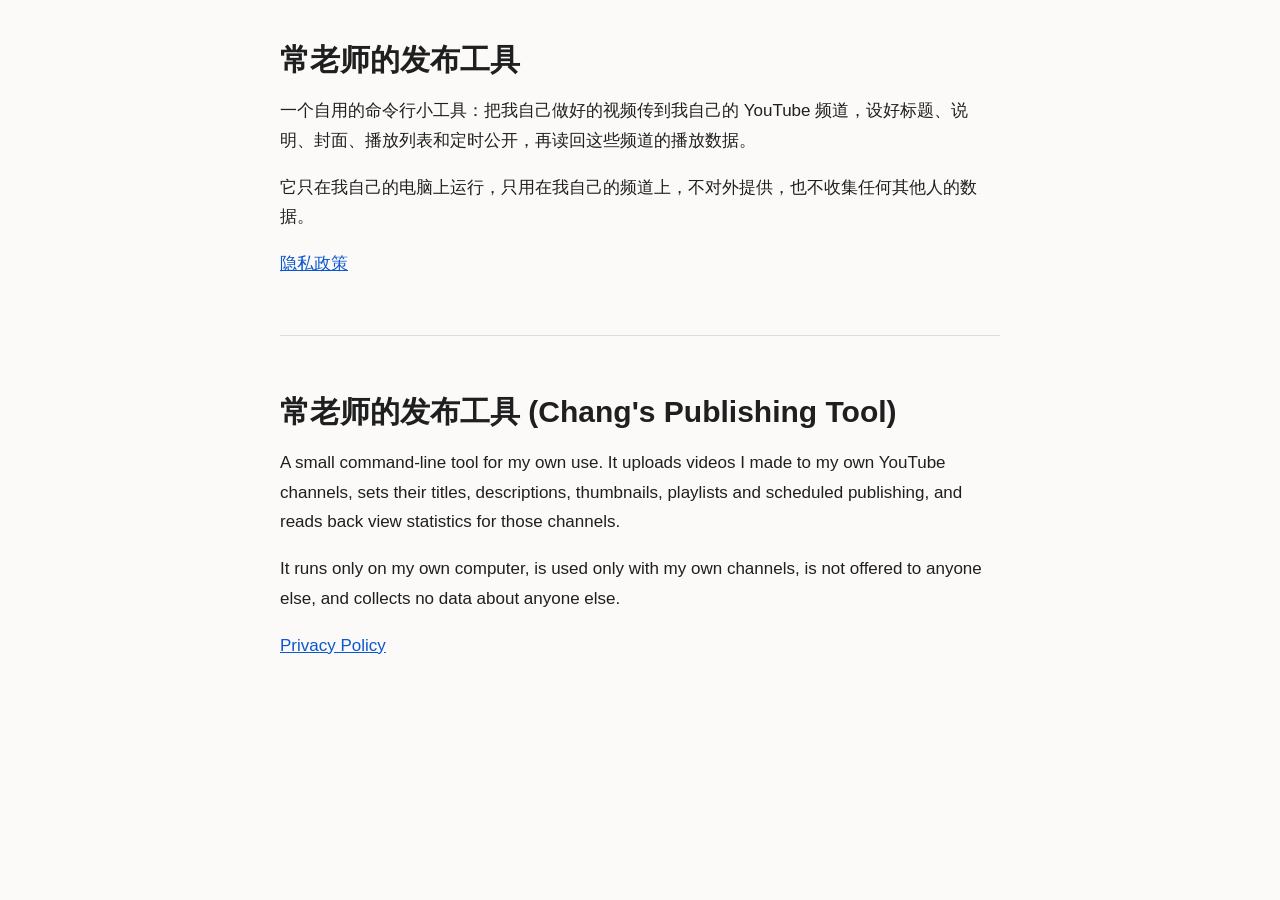
<file: index.html>
<!doctype html>
<html lang="zh-CN">
<head>
<meta charset="utf-8">
<meta name="viewport" content="width=device-width, initial-scale=1">
<title>常老师的发布工具</title>
<link rel="stylesheet" href="style.css">
</head>
<body>
<main>
<h1>常老师的发布工具</h1>
<p>一个自用的命令行小工具：把我自己做好的视频传到我自己的 YouTube 频道，设好标题、说明、封面、播放列表和定时公开，再读回这些频道的播放数据。</p>
<p>它只在我自己的电脑上运行，只用在我自己的频道上，不对外提供，也不收集任何其他人的数据。</p>
<p><a href="privacy.html">隐私政策</a></p>

<hr>

<section lang="en">
<h1>常老师的发布工具 (Chang's Publishing Tool)</h1>
<p>A small command-line tool for my own use. It uploads videos I made to my own YouTube channels, sets their titles, descriptions, thumbnails, playlists and scheduled publishing, and reads back view statistics for those channels.</p>
<p>It runs only on my own computer, is used only with my own channels, is not offered to anyone else, and collects no data about anyone else.</p>
<p><a href="privacy.html#en">Privacy Policy</a></p>
</section>
</main>
</body>
</html>
</file>
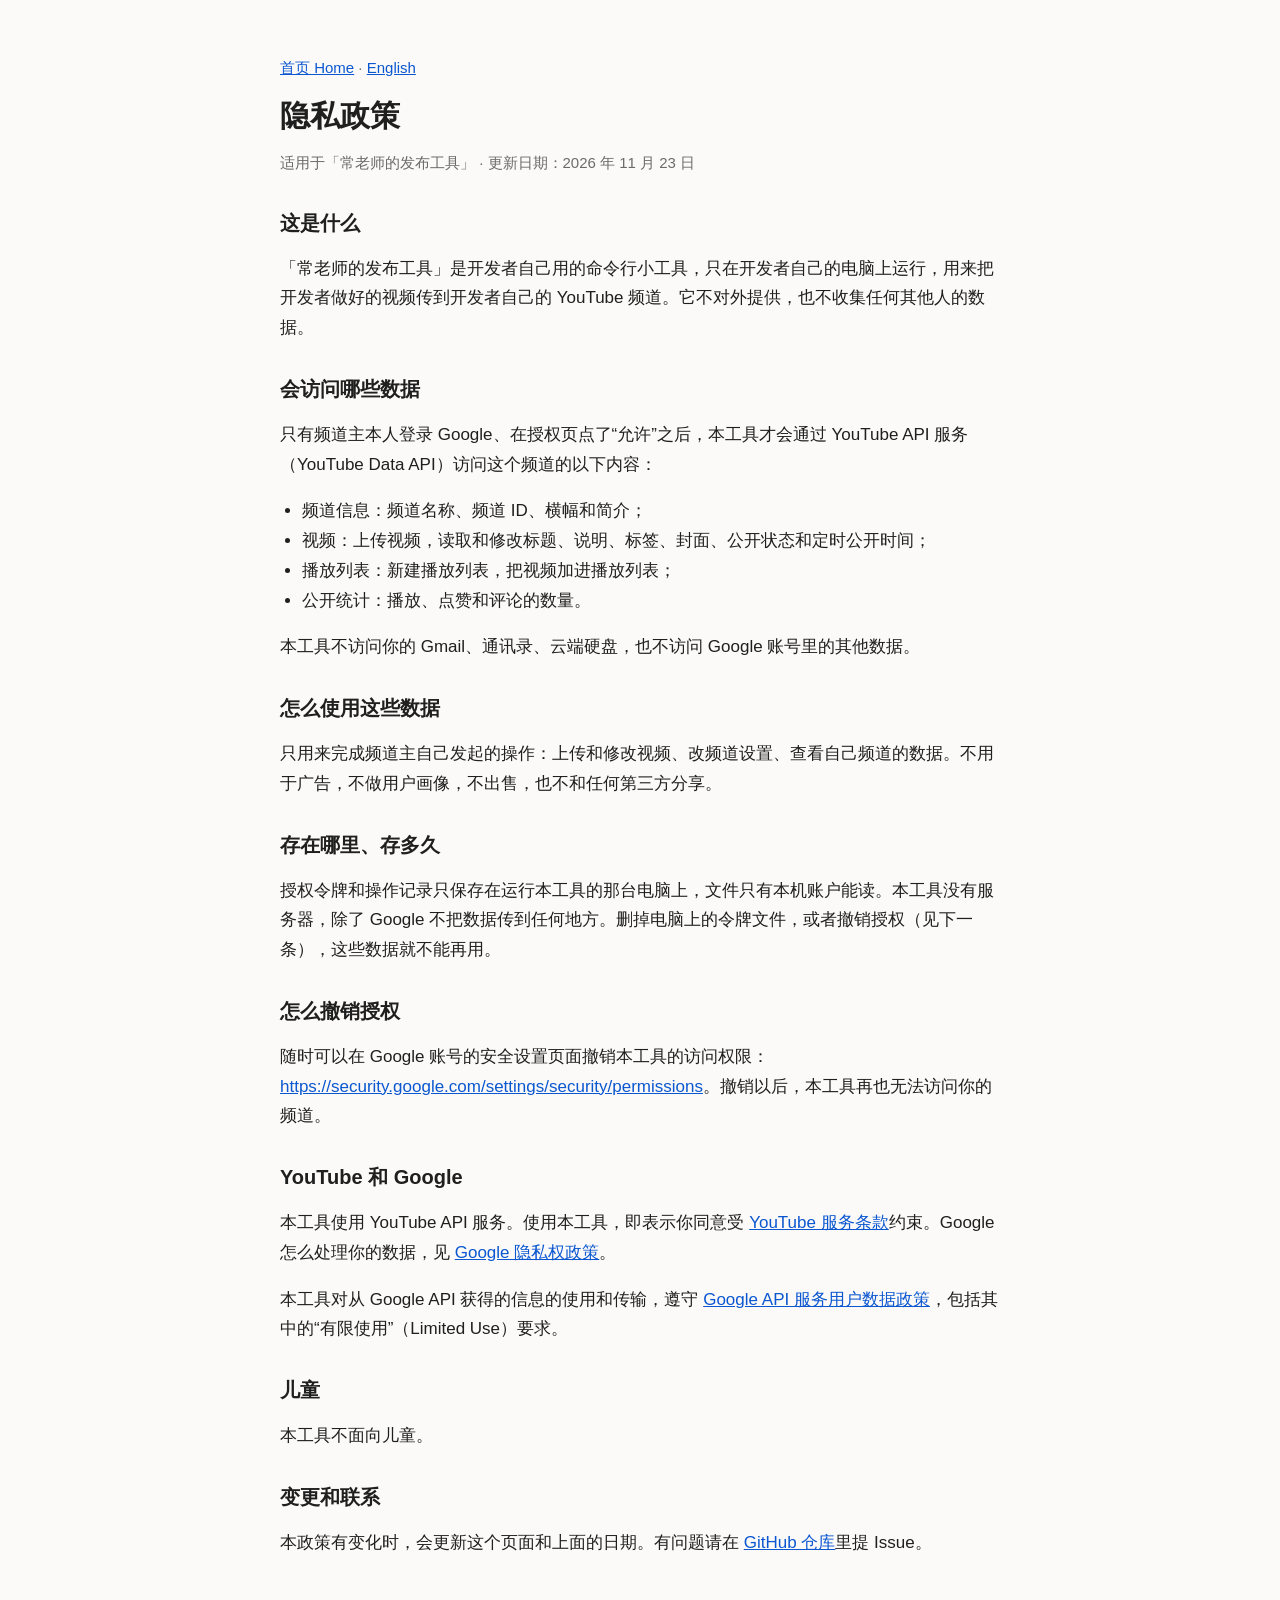
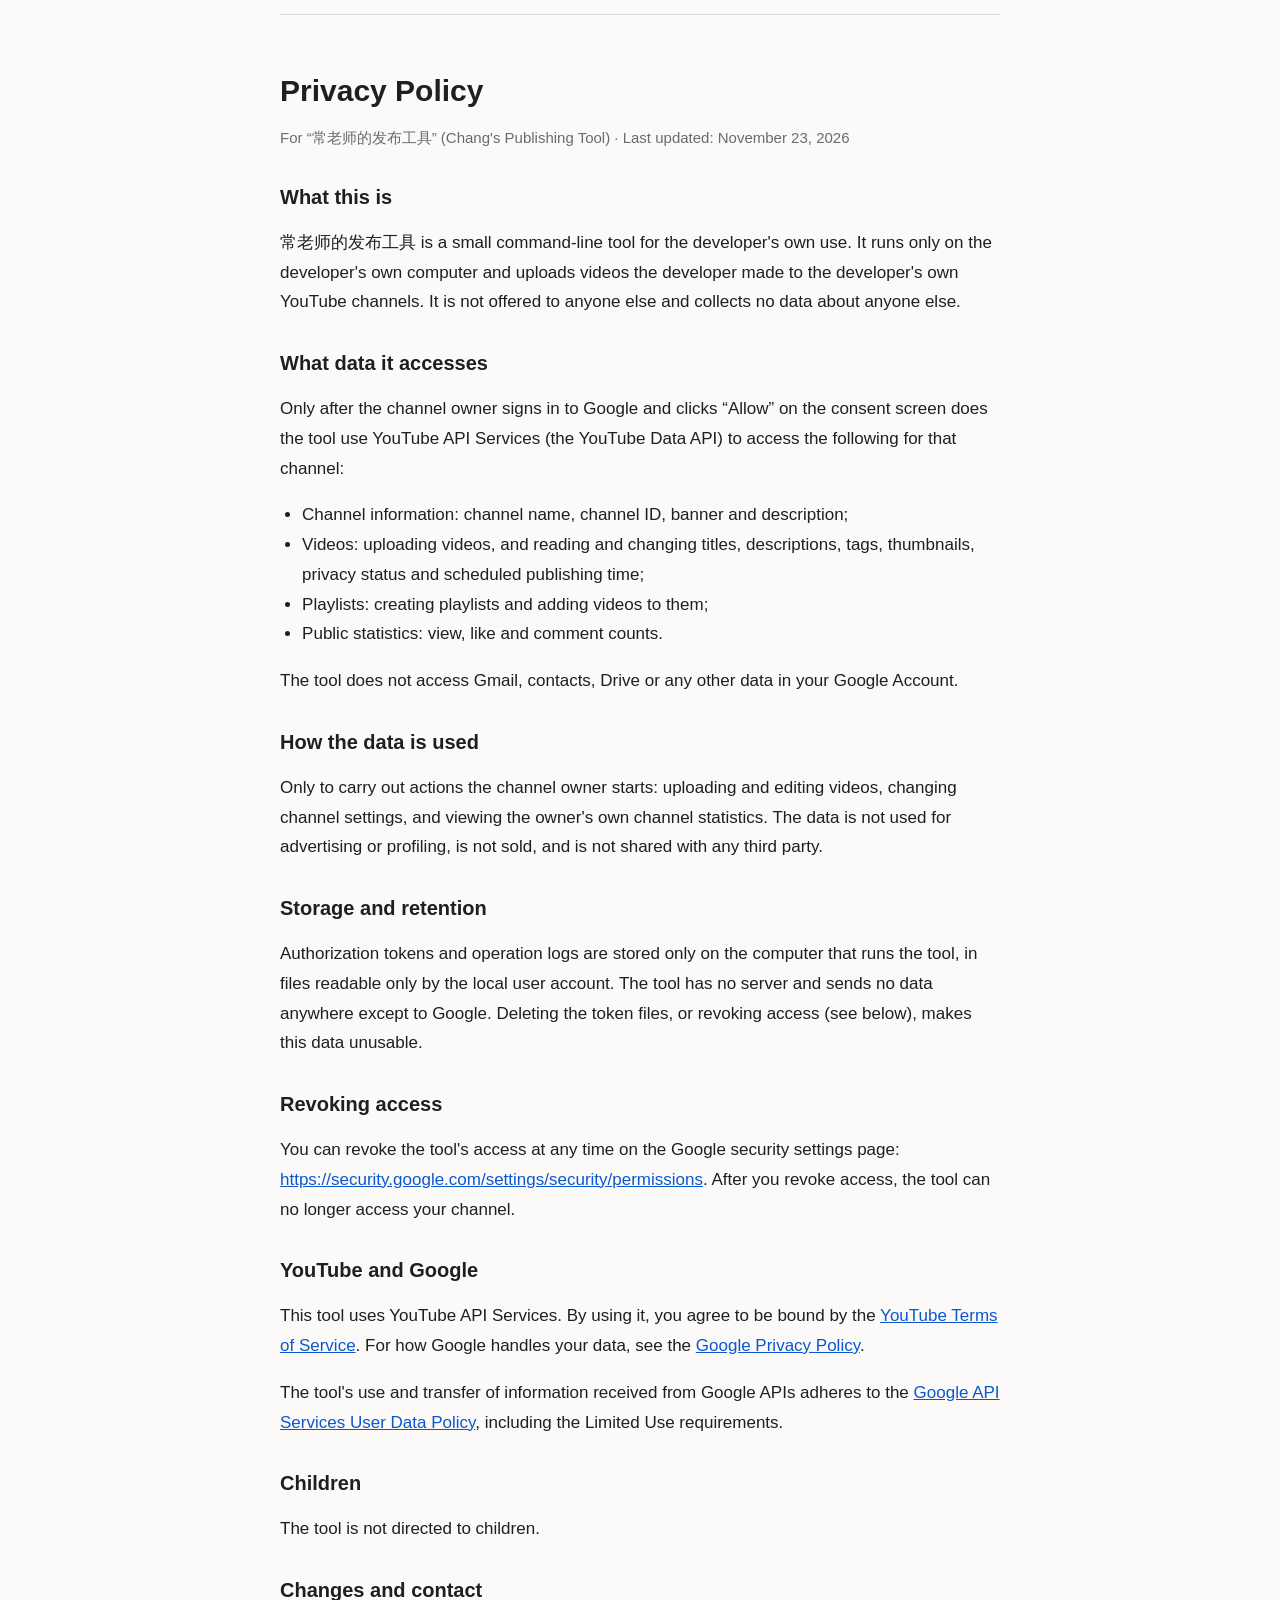
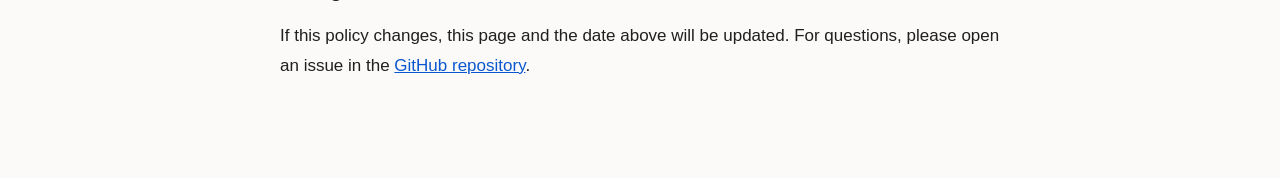
<file: privacy.html>
<!doctype html>
<html lang="zh-CN">
<head>
<meta charset="utf-8">
<meta name="viewport" content="width=device-width, initial-scale=1">
<title>隐私政策 · 常老师的发布工具 / Privacy Policy</title>
<link rel="stylesheet" href="style.css">
</head>
<body>
<main>
<p class="nav"><a href="./">首页 Home</a> · <a href="#en">English</a></p>
<h1>隐私政策</h1>
<p class="meta">适用于「常老师的发布工具」 · 更新日期：2026 年 11 月 23 日</p>

<h2>这是什么</h2>
<p>「常老师的发布工具」是开发者自己用的命令行小工具，只在开发者自己的电脑上运行，用来把开发者做好的视频传到开发者自己的 YouTube 频道。它不对外提供，也不收集任何其他人的数据。</p>

<h2>会访问哪些数据</h2>
<p>只有频道主本人登录 Google、在授权页点了“允许”之后，本工具才会通过 YouTube API 服务（YouTube Data API）访问这个频道的以下内容：</p>
<ul>
<li>频道信息：频道名称、频道 ID、横幅和简介；</li>
<li>视频：上传视频，读取和修改标题、说明、标签、封面、公开状态和定时公开时间；</li>
<li>播放列表：新建播放列表，把视频加进播放列表；</li>
<li>公开统计：播放、点赞和评论的数量。</li>
</ul>
<p>本工具不访问你的 Gmail、通讯录、云端硬盘，也不访问 Google 账号里的其他数据。</p>

<h2>怎么使用这些数据</h2>
<p>只用来完成频道主自己发起的操作：上传和修改视频、改频道设置、查看自己频道的数据。不用于广告，不做用户画像，不出售，也不和任何第三方分享。</p>

<h2>存在哪里、存多久</h2>
<p>授权令牌和操作记录只保存在运行本工具的那台电脑上，文件只有本机账户能读。本工具没有服务器，除了 Google 不把数据传到任何地方。删掉电脑上的令牌文件，或者撤销授权（见下一条），这些数据就不能再用。</p>

<h2>怎么撤销授权</h2>
<p>随时可以在 Google 账号的安全设置页面撤销本工具的访问权限：<a href="https://security.google.com/settings/security/permissions">https://security.google.com/settings/security/permissions</a>。撤销以后，本工具再也无法访问你的频道。</p>

<h2>YouTube 和 Google</h2>
<p>本工具使用 YouTube API 服务。使用本工具，即表示你同意受 <a href="https://www.youtube.com/t/terms">YouTube 服务条款</a>约束。Google 怎么处理你的数据，见 <a href="https://policies.google.com/privacy">Google 隐私权政策</a>。</p>
<p>本工具对从 Google API 获得的信息的使用和传输，遵守 <a href="https://developers.google.com/terms/api-services-user-data-policy">Google API 服务用户数据政策</a>，包括其中的“有限使用”（Limited Use）要求。</p>

<h2>儿童</h2>
<p>本工具不面向儿童。</p>

<h2>变更和联系</h2>
<p>本政策有变化时，会更新这个页面和上面的日期。有问题请在 <a href="https://github.com/changkun831019/yt-publish/issues">GitHub 仓库</a>里提 Issue。</p>

<hr>

<section id="en" lang="en">
<h1>Privacy Policy</h1>
<p class="meta">For “常老师的发布工具” (Chang's Publishing Tool) · Last updated: November 23, 2026</p>

<h2>What this is</h2>
<p>常老师的发布工具 is a small command-line tool for the developer's own use. It runs only on the developer's own computer and uploads videos the developer made to the developer's own YouTube channels. It is not offered to anyone else and collects no data about anyone else.</p>

<h2>What data it accesses</h2>
<p>Only after the channel owner signs in to Google and clicks “Allow” on the consent screen does the tool use YouTube API Services (the YouTube Data API) to access the following for that channel:</p>
<ul>
<li>Channel information: channel name, channel ID, banner and description;</li>
<li>Videos: uploading videos, and reading and changing titles, descriptions, tags, thumbnails, privacy status and scheduled publishing time;</li>
<li>Playlists: creating playlists and adding videos to them;</li>
<li>Public statistics: view, like and comment counts.</li>
</ul>
<p>The tool does not access Gmail, contacts, Drive or any other data in your Google Account.</p>

<h2>How the data is used</h2>
<p>Only to carry out actions the channel owner starts: uploading and editing videos, changing channel settings, and viewing the owner's own channel statistics. The data is not used for advertising or profiling, is not sold, and is not shared with any third party.</p>

<h2>Storage and retention</h2>
<p>Authorization tokens and operation logs are stored only on the computer that runs the tool, in files readable only by the local user account. The tool has no server and sends no data anywhere except to Google. Deleting the token files, or revoking access (see below), makes this data unusable.</p>

<h2>Revoking access</h2>
<p>You can revoke the tool's access at any time on the Google security settings page: <a href="https://security.google.com/settings/security/permissions">https://security.google.com/settings/security/permissions</a>. After you revoke access, the tool can no longer access your channel.</p>

<h2>YouTube and Google</h2>
<p>This tool uses YouTube API Services. By using it, you agree to be bound by the <a href="https://www.youtube.com/t/terms">YouTube Terms of Service</a>. For how Google handles your data, see the <a href="https://policies.google.com/privacy">Google Privacy Policy</a>.</p>
<p>The tool's use and transfer of information received from Google APIs adheres to the <a href="https://developers.google.com/terms/api-services-user-data-policy">Google API Services User Data Policy</a>, including the Limited Use requirements.</p>

<h2>Children</h2>
<p>The tool is not directed to children.</p>

<h2>Changes and contact</h2>
<p>If this policy changes, this page and the date above will be updated. For questions, please open an issue in the <a href="https://github.com/changkun831019/yt-publish/issues">GitHub repository</a>.</p>
</section>
</main>
</body>
</html>
</file>
<file: style.css>
:root { color-scheme: light dark; }
body {
  margin: 0;
  font: 17px/1.75 -apple-system, BlinkMacSystemFont, "PingFang SC", "Hiragino Sans GB", "Microsoft YaHei", "Segoe UI", sans-serif;
  color: #1f1f1f;
  background: #fbfaf8;
}
main { max-width: 720px; margin: 0 auto; padding: 40px 22px 80px; }
h1 { font-size: 30px; line-height: 1.3; margin: 0 0 8px; }
h2 { font-size: 20px; line-height: 1.4; margin: 32px 0 6px; }
.meta, .nav { color: #6b6b6b; font-size: 15px; }
a { color: #0b57d0; overflow-wrap: anywhere; }
hr { border: 0; border-top: 1px solid #ddd; margin: 56px 0; }
ul { padding-left: 1.3em; }
@media (prefers-color-scheme: dark) {
  body { color: #e8e6e3; background: #1b1b1b; }
  .meta, .nav { color: #a0a0a0; }
  a { color: #8ab4f8; }
  hr { border-top-color: #3a3a3a; }
}
</file>
